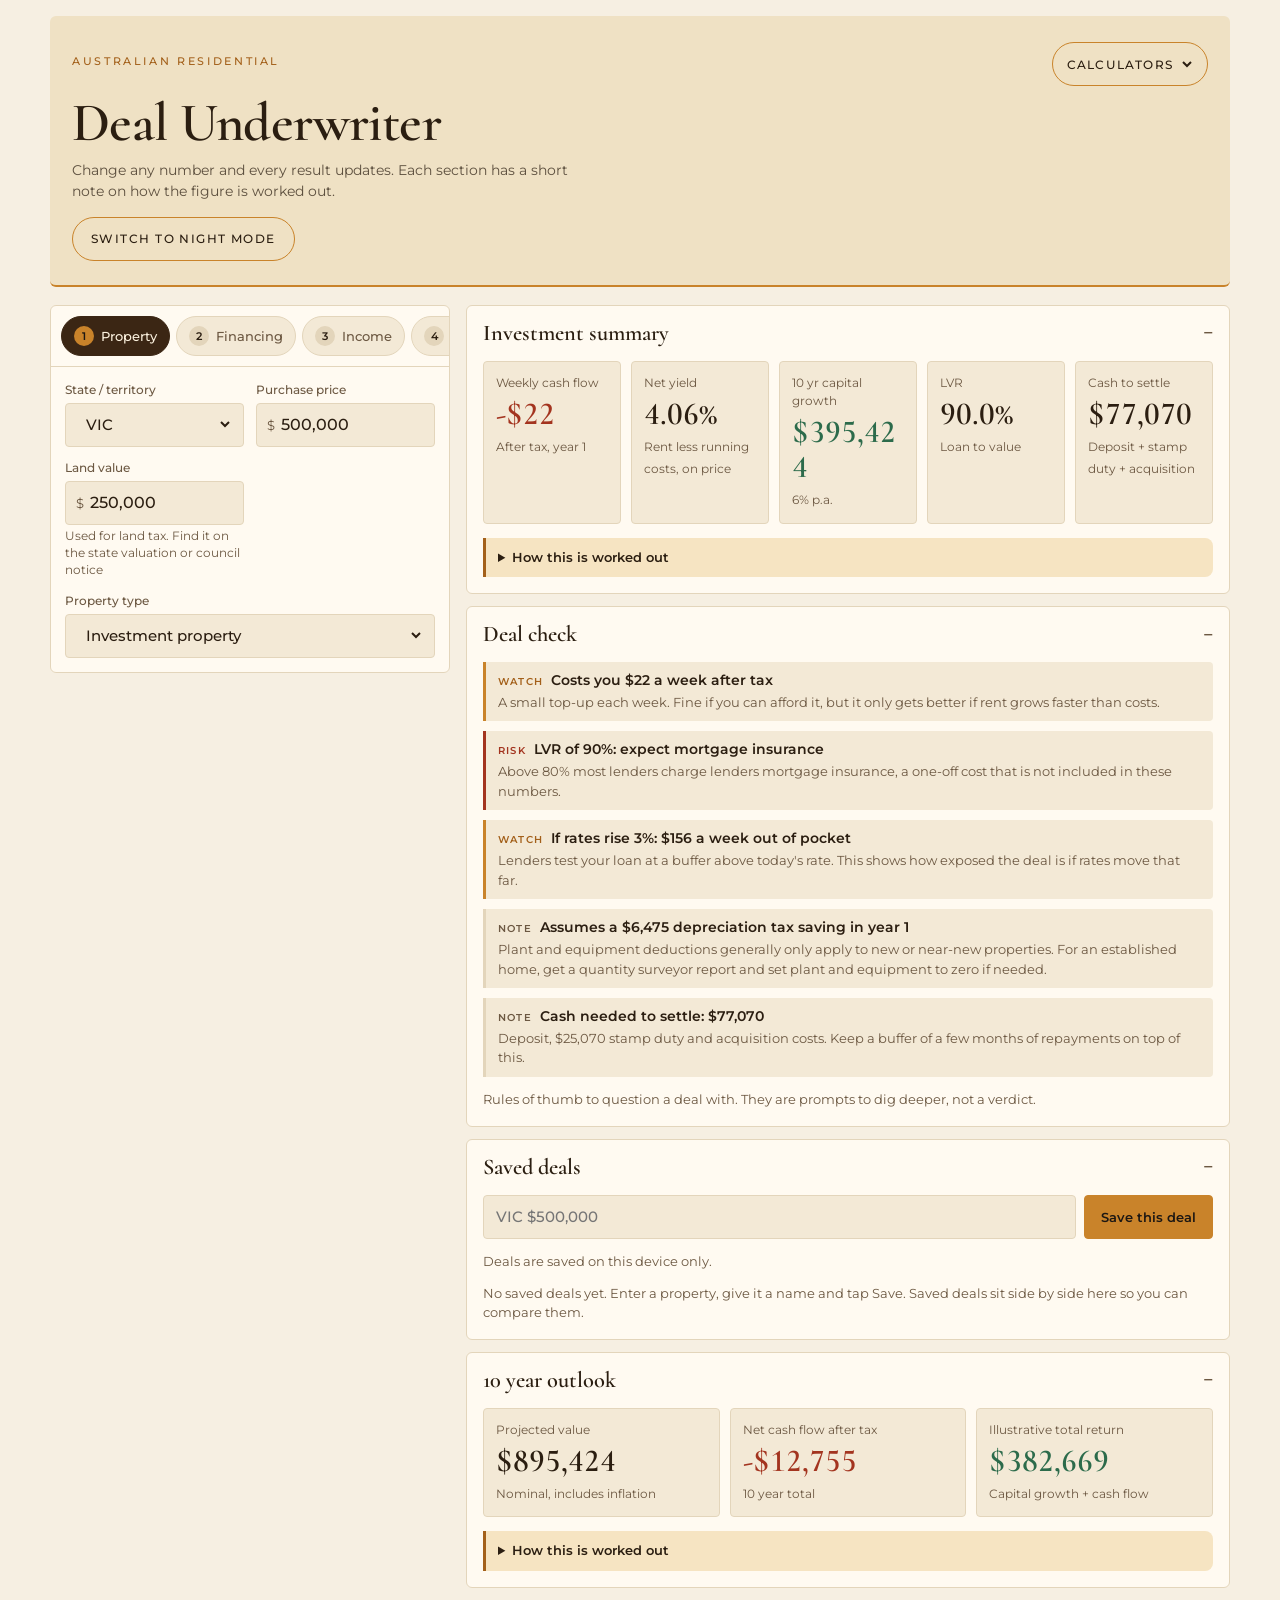
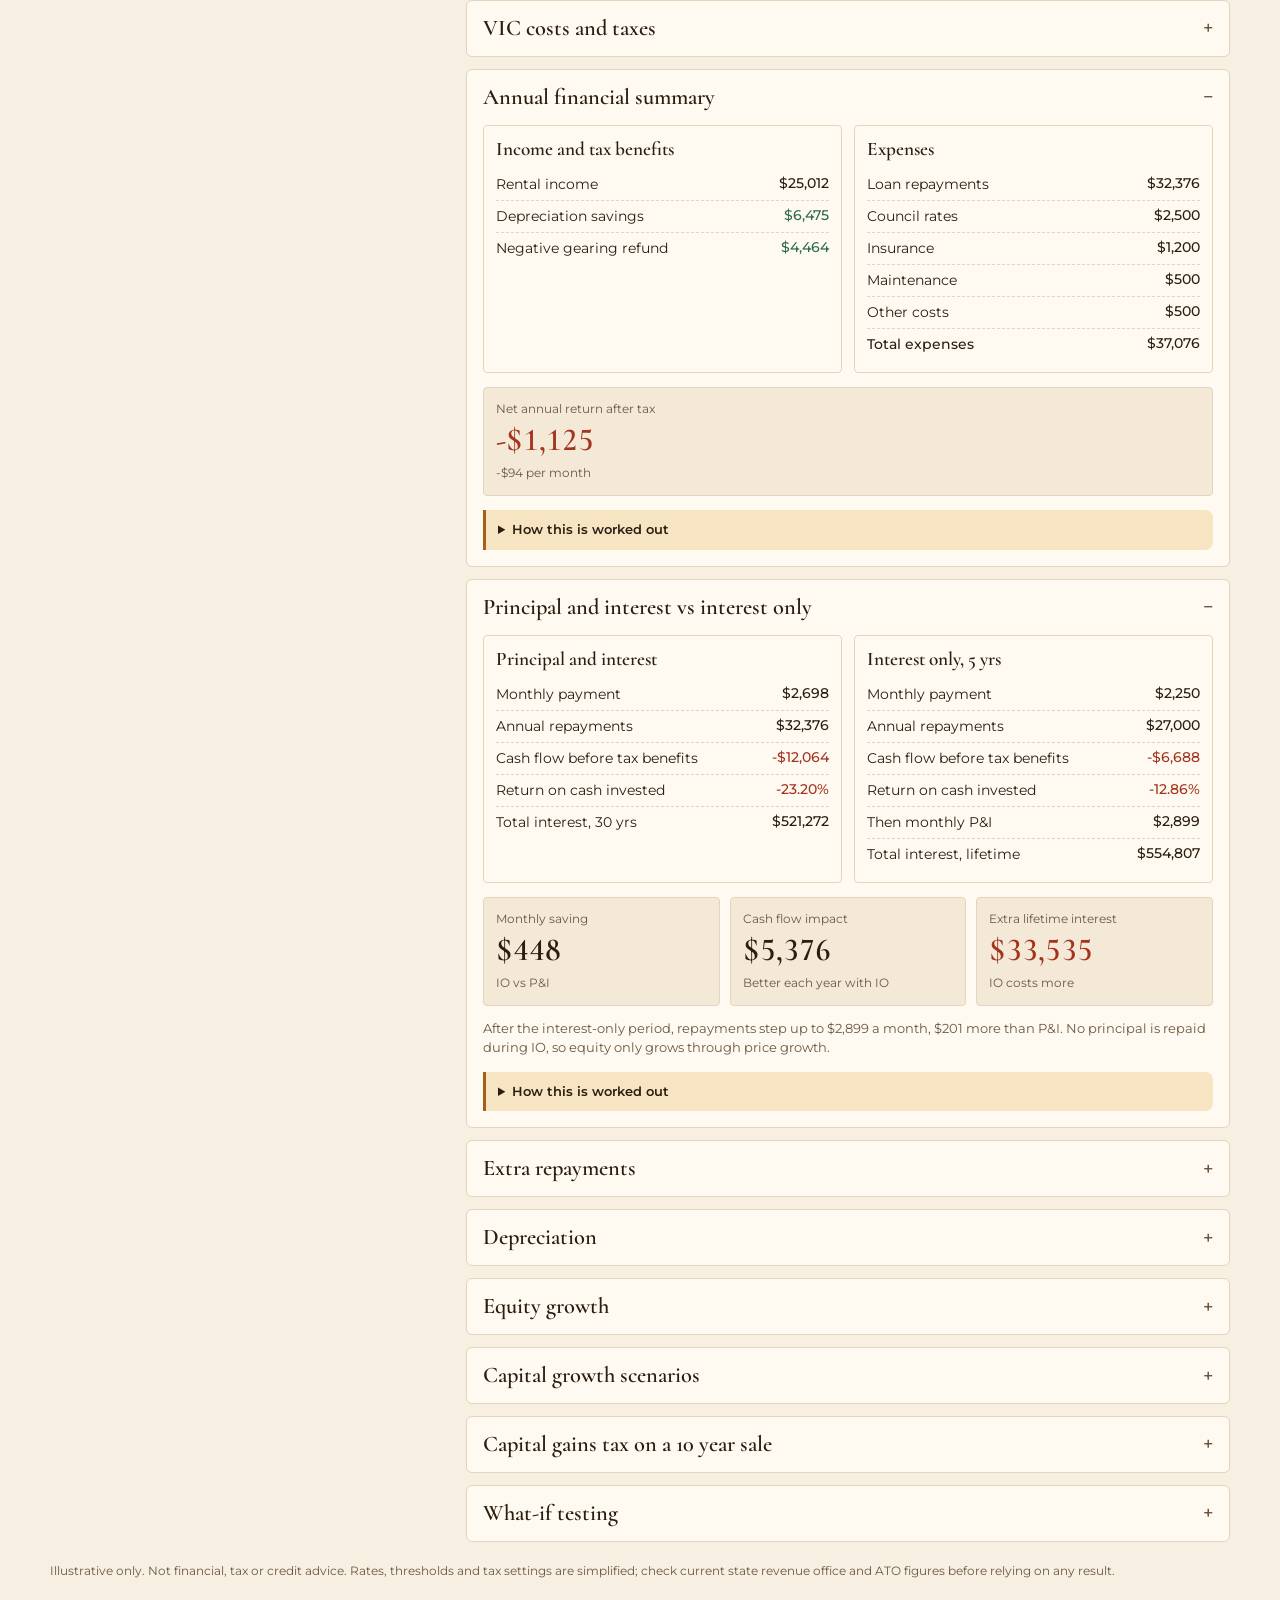
<file: index.html>
<!doctype html>
<html lang="en-AU">
<head>
<meta charset="utf-8">
<meta name="viewport" content="width=device-width, initial-scale=1, viewport-fit=cover">
<meta name="theme-color" content="#1c1713">
<meta name="description" content="Property investment calculator: stamp duty, cash flow, depreciation, capital gains tax and what-if testing, with a plain-English note on how each figure is worked out.">
<title>Deal Underwriter</title>

<link rel="stylesheet" href="https://fonts.googleapis.com/css2?family=Cormorant:wght@500;600;700&family=Montserrat:wght@400;500;600&display=swap">
<link rel="stylesheet" href="styles.css">
</head>
<body>
<div class="wrap">
  <header>
    <div class="topbar"><div class="eyebrow">Australian residential</div><nav id="nav" aria-label="Calculators"></nav></div>
    <h1>Deal Underwriter</h1>
    <p>Change any number and every result updates. Each section has a short note on how the figure is worked out.</p>
    <button id="theme" class="themebtn" type="button"></button>
  </header>
  <div class="layout">
    <aside class="card rail" aria-label="Deal inputs">
      <div class="tabs" role="tablist" id="tabs"></div>
      <div id="panels"></div>
    </aside>
    <main class="results" id="results"></main>
  </div>
  <footer>Illustrative only. Not financial, tax or credit advice. Rates, thresholds and tax settings are simplified; check current state revenue office and ATO figures before relying on any result.</footer>
</div>
<div class="pinbar" id="pinbar"></div>
<script src="common.js"></script>
<script src="calc.js"></script>
<script src="app.js"></script>

</body>
</html>
</file>
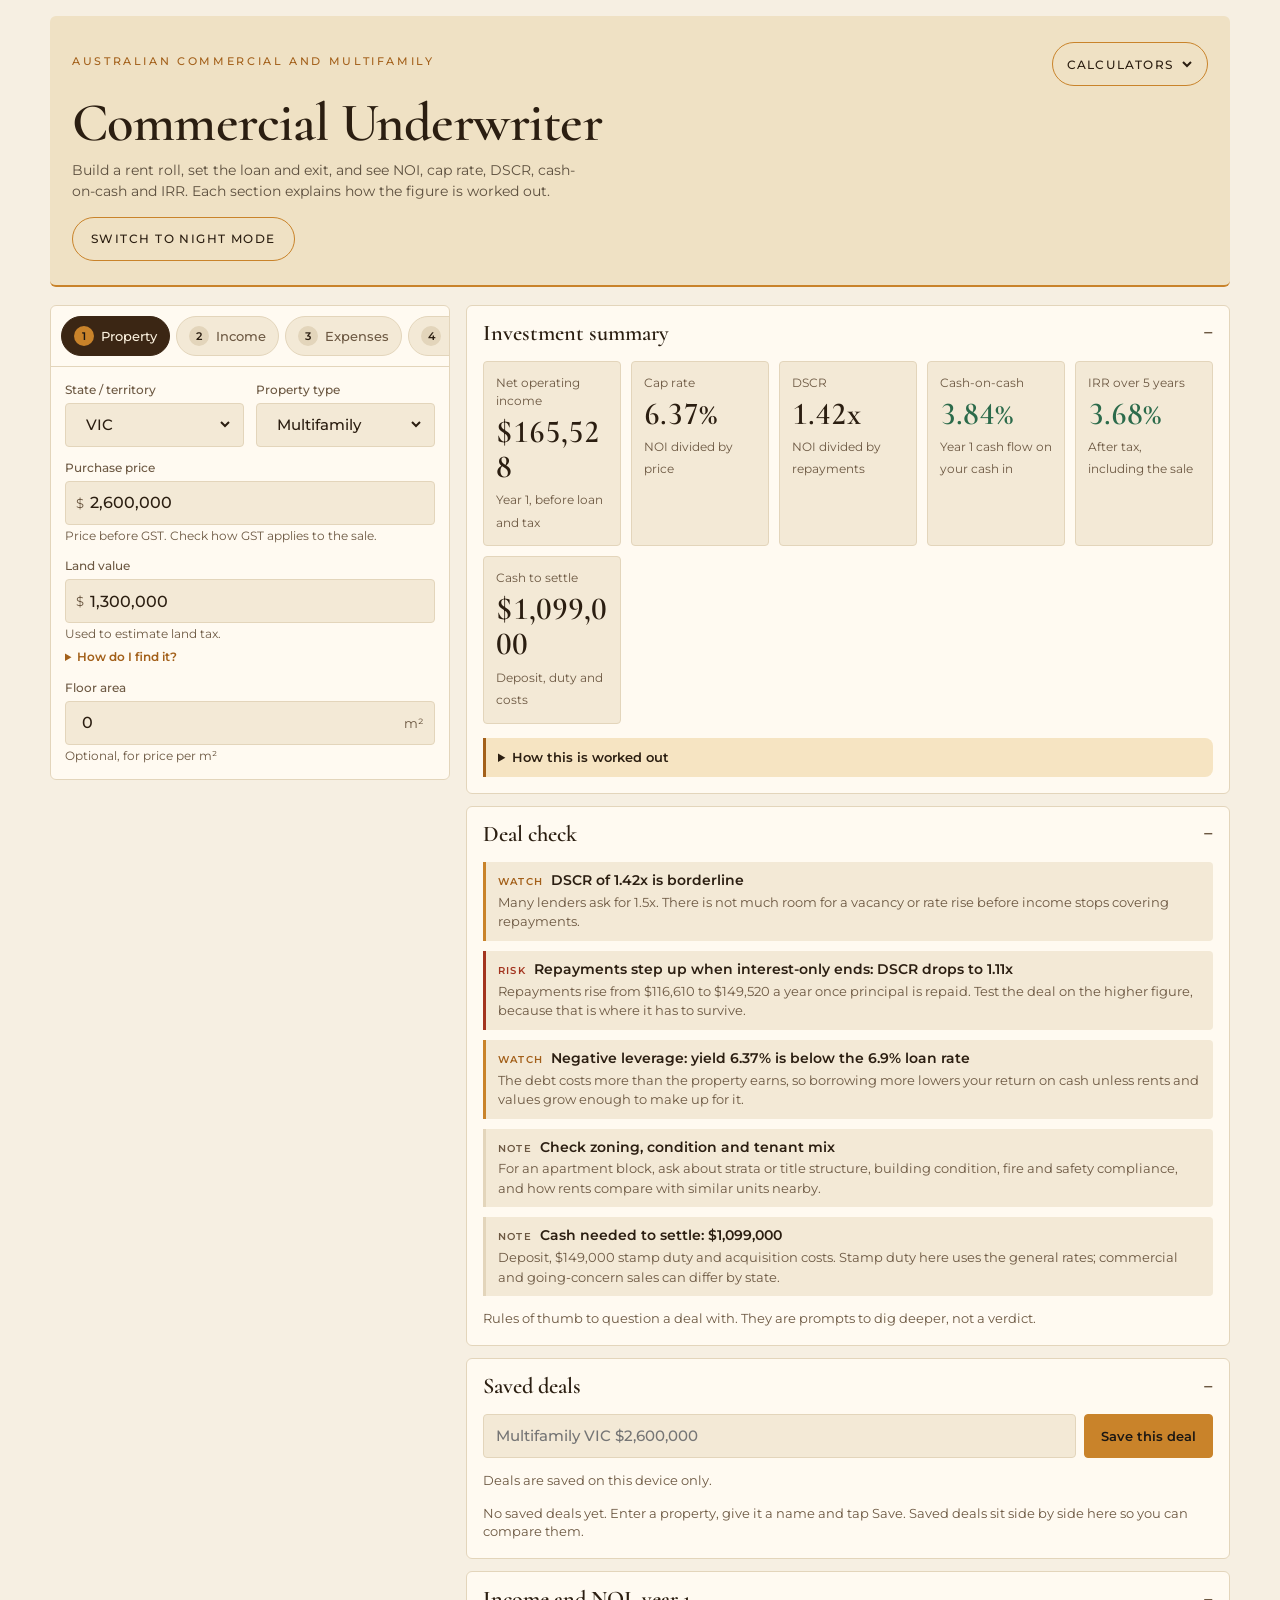
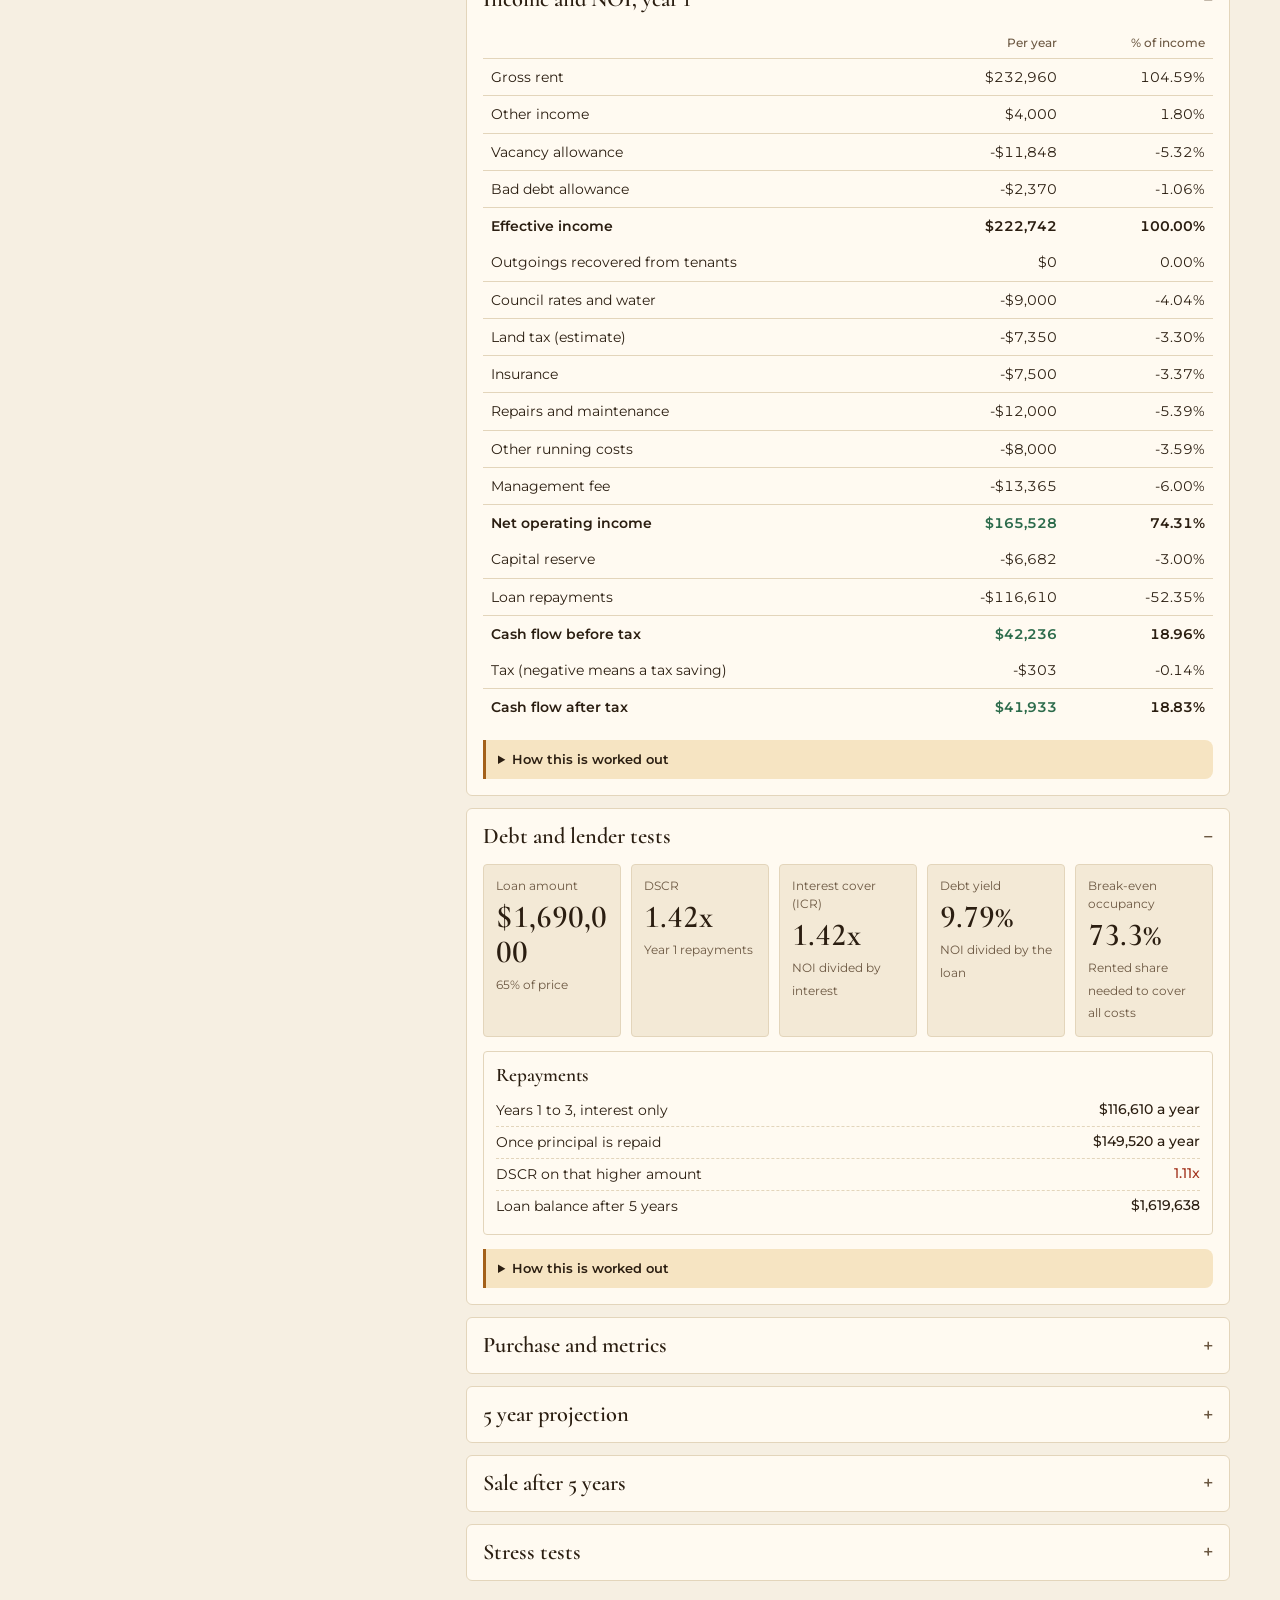
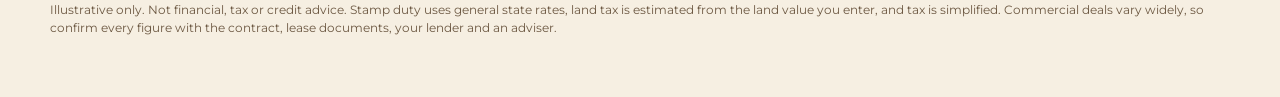
<file: commercial-au.html>
<!doctype html>
<html lang="en-AU">
<head>
<meta charset="utf-8">
<meta name="viewport" content="width=device-width, initial-scale=1, viewport-fit=cover">
<meta name="theme-color" content="#1c1713">
<meta name="description" content="Australian commercial and multifamily property underwriting: NOI, cap rate, DSCR, debt yield, cash-on-cash, IRR and stress tests, with a plain-English note on how each figure is worked out.">
<title>Commercial Underwriter</title>
<link rel="stylesheet" href="https://fonts.googleapis.com/css2?family=Cormorant:wght@500;600;700&family=Montserrat:wght@400;500;600&display=swap">
<link rel="stylesheet" href="styles.css">
</head>
<body>
<div class="wrap">
  <header>
    <div class="topbar"><div class="eyebrow">Australian commercial and multifamily</div><nav id="nav" aria-label="Calculators"></nav></div>
    <h1>Commercial Underwriter</h1>
    <p>Build a rent roll, set the loan and exit, and see NOI, cap rate, DSCR, cash-on-cash and IRR. Each section explains how the figure is worked out.</p>
    <button id="theme" class="themebtn" type="button"></button>
  </header>
  <div class="layout">
    <aside class="card rail" aria-label="Deal inputs">
      <div class="tabs" role="tablist" id="tabs"></div>
      <div id="panels"></div>
    </aside>
    <main class="results" id="results"></main>
  </div>
  <footer>Illustrative only. Not financial, tax or credit advice. Stamp duty uses general state rates, land tax is estimated from the land value you enter, and tax is simplified. Commercial deals vary widely, so confirm every figure with the contract, lease documents, your lender and an adviser.</footer>
</div>
<div class="pinbar" id="pinbar"></div>
<script src="common.js"></script>
<script src="calc.js"></script>
<script src="calc-commercial.js"></script>
<script src="commercial.js"></script>
</body>
</html>
</file>
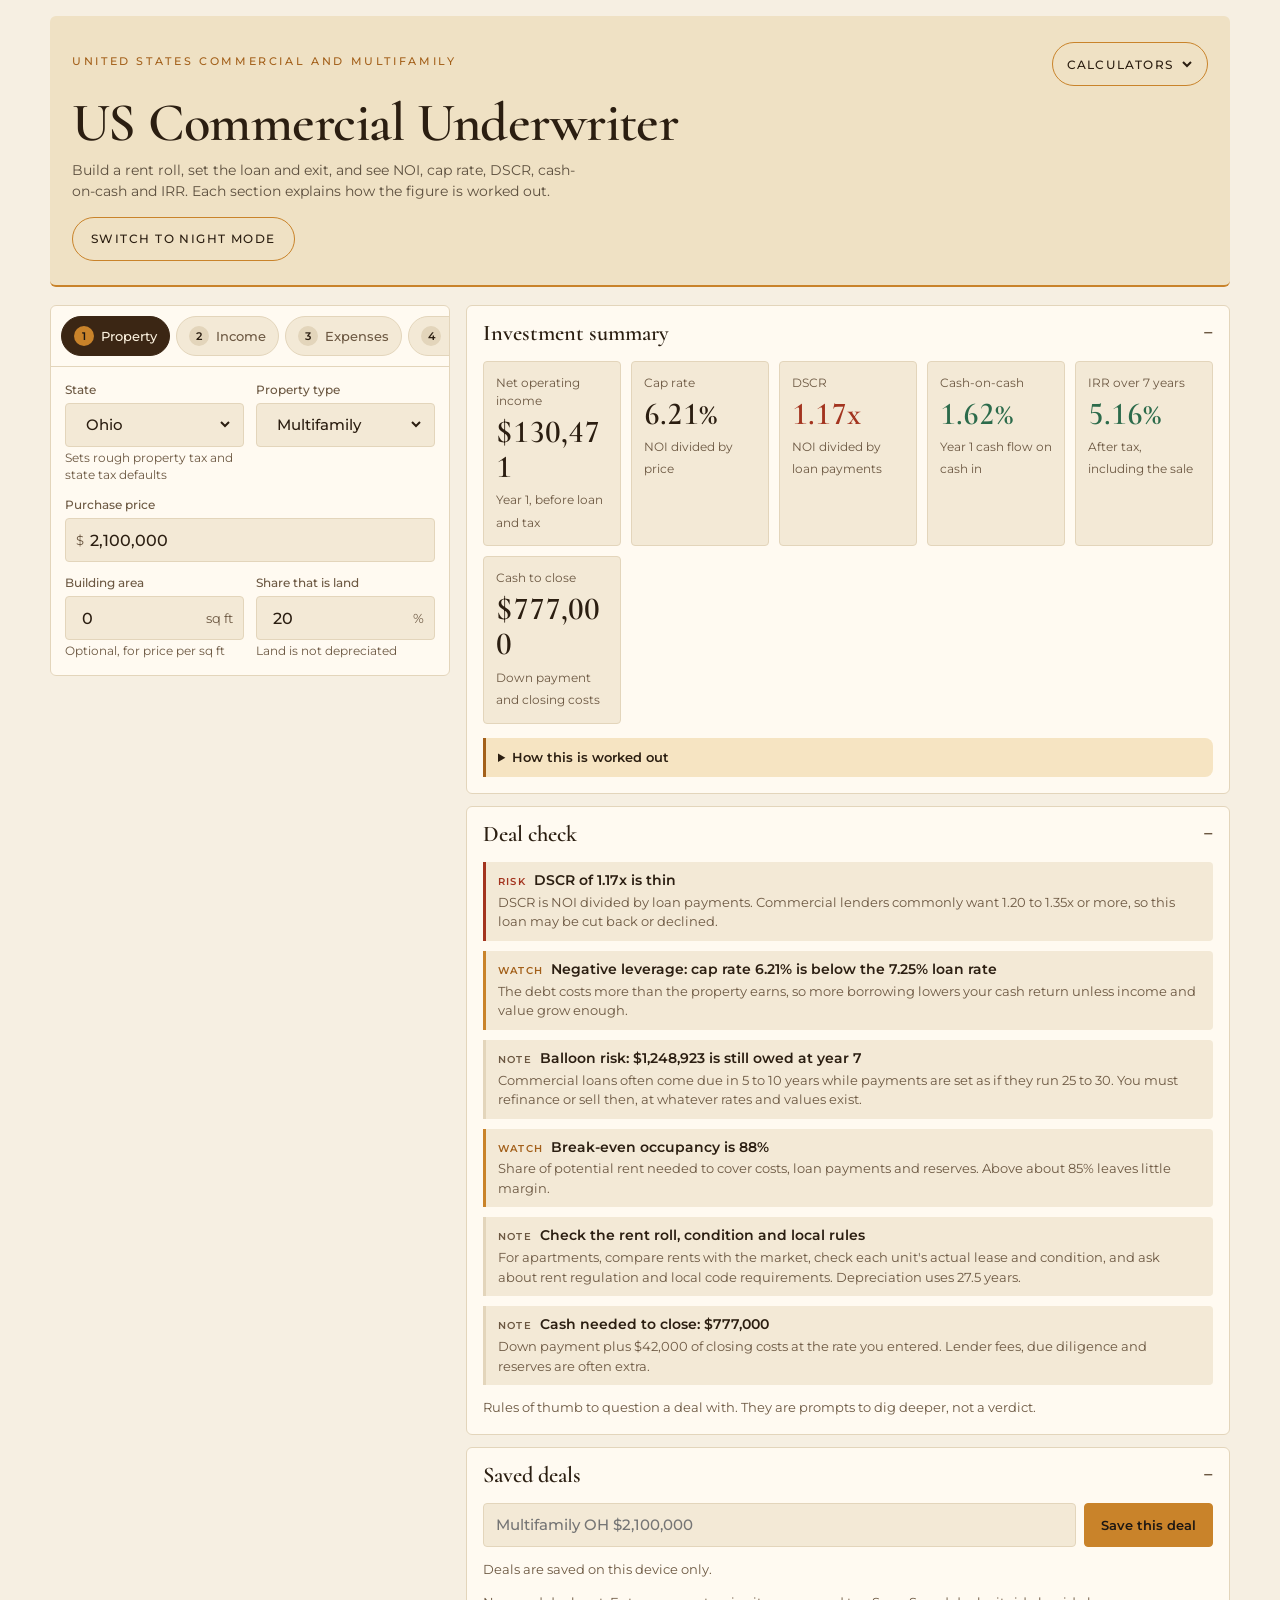
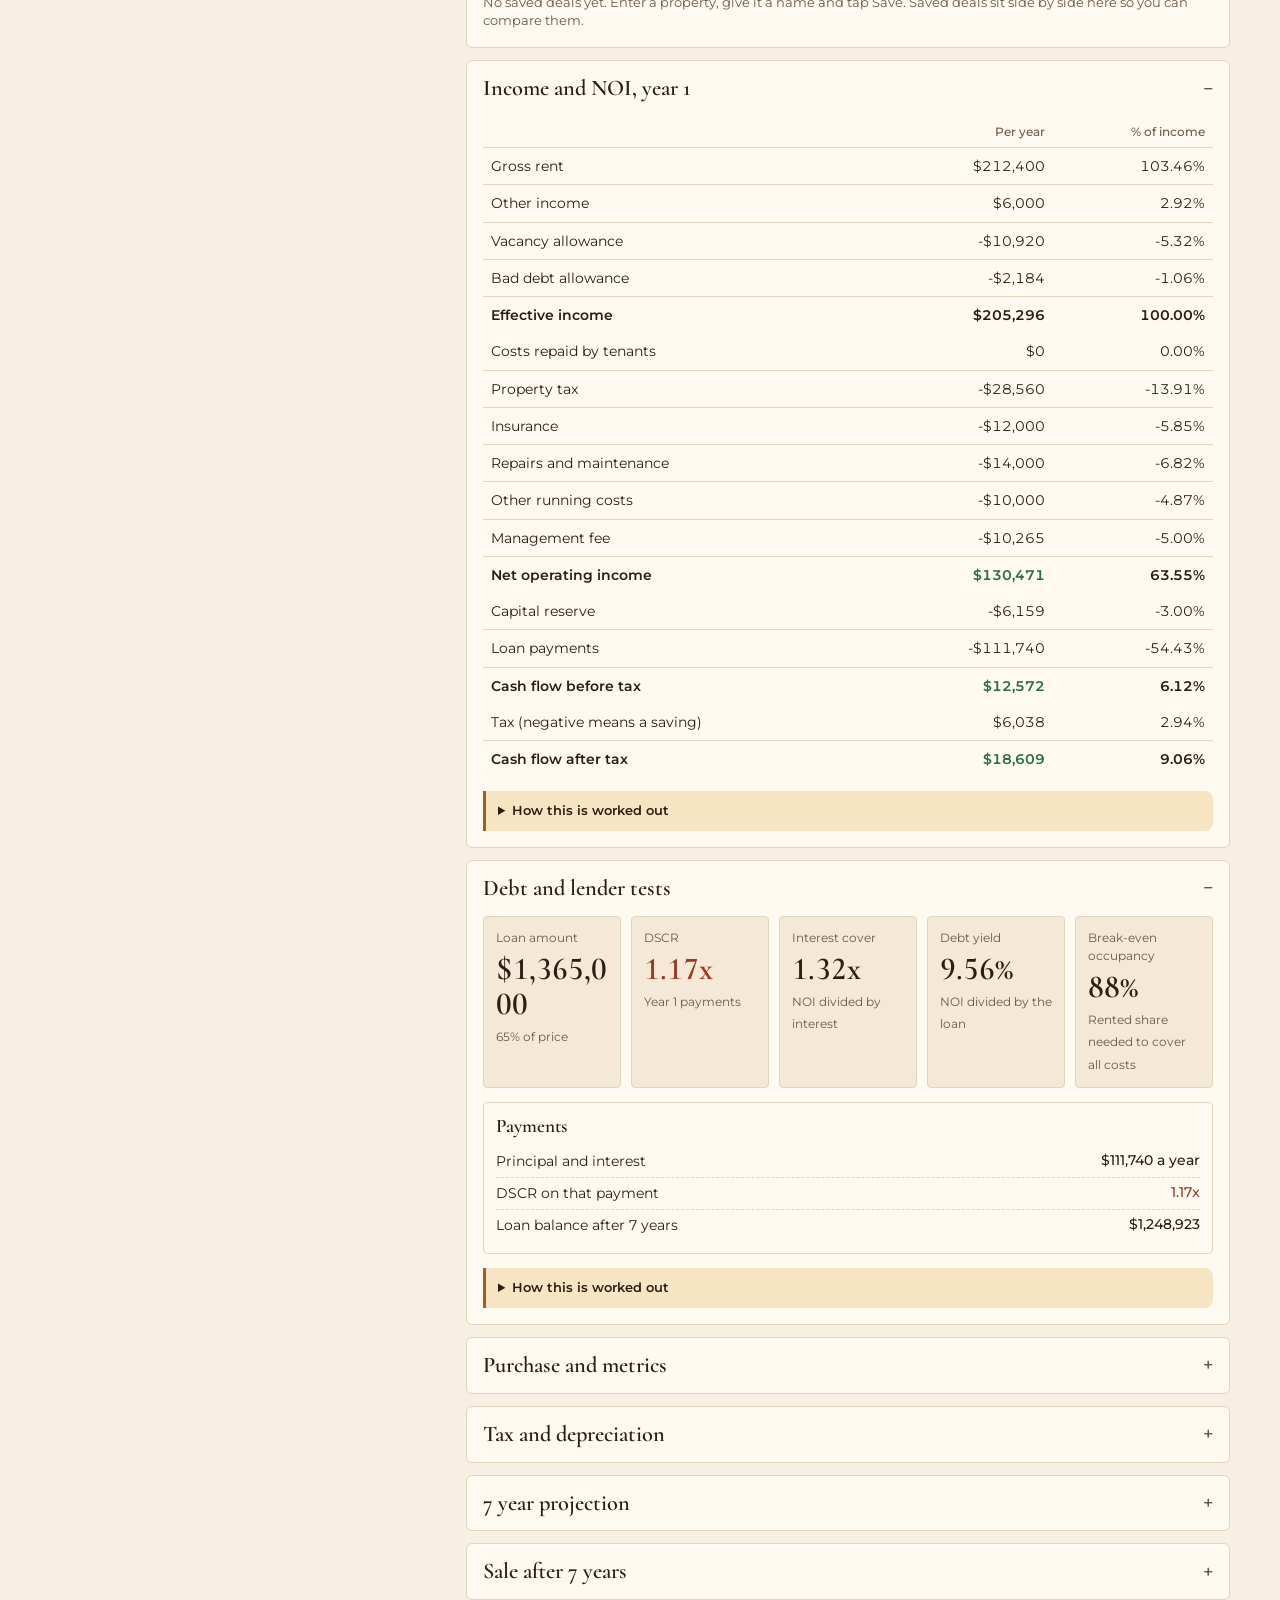
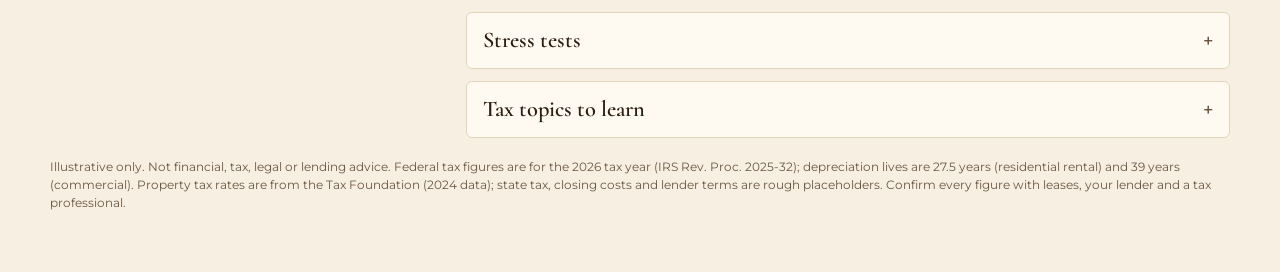
<file: us-commercial.html>
<!doctype html>
<html lang="en-US">
<head>
<meta charset="utf-8">
<meta name="viewport" content="width=device-width, initial-scale=1, viewport-fit=cover">
<meta name="theme-color" content="#1c1713">
<meta name="description" content="US commercial and multifamily underwriting: NOI, cap rate, DSCR, debt yield, cash-on-cash, depreciation, sale taxes, IRR and stress tests, with a plain-English note on how each figure is worked out.">
<title>US Commercial Underwriter</title>
<link rel="stylesheet" href="https://fonts.googleapis.com/css2?family=Cormorant:wght@500;600;700&family=Montserrat:wght@400;500;600&display=swap">
<link rel="stylesheet" href="styles.css">
</head>
<body>
<div class="wrap">
  <header>
    <div class="topbar"><div class="eyebrow">United States commercial and multifamily</div><nav id="nav" aria-label="Calculators"></nav></div>
    <h1>US Commercial Underwriter</h1>
    <p>Build a rent roll, set the loan and exit, and see NOI, cap rate, DSCR, cash-on-cash and IRR. Each section explains how the figure is worked out.</p>
    <button id="theme" class="themebtn" type="button"></button>
  </header>
  <div class="layout">
    <aside class="card rail" aria-label="Deal inputs">
      <div class="tabs" role="tablist" id="tabs"></div>
      <div id="panels"></div>
    </aside>
    <main class="results" id="results"></main>
  </div>
  <footer>Illustrative only. Not financial, tax, legal or lending advice. Federal tax figures are for the 2026 tax year (IRS Rev. Proc. 2025-32); depreciation lives are 27.5 years (residential rental) and 39 years (commercial). Property tax rates are from the Tax Foundation (2024 data); state tax, closing costs and lender terms are rough placeholders. Confirm every figure with leases, your lender and a tax professional.</footer>
</div>
<div class="pinbar" id="pinbar"></div>
<script>window.CURRENCY = ["en-US", "USD"];</script>
<script src="common.js"></script>
<script src="calc-us.js"></script>
<script src="us-topics.js"></script>
<script src="calc-us-commercial.js"></script>
<script src="us-commercial.js"></script>
</body>
</html>
</file>
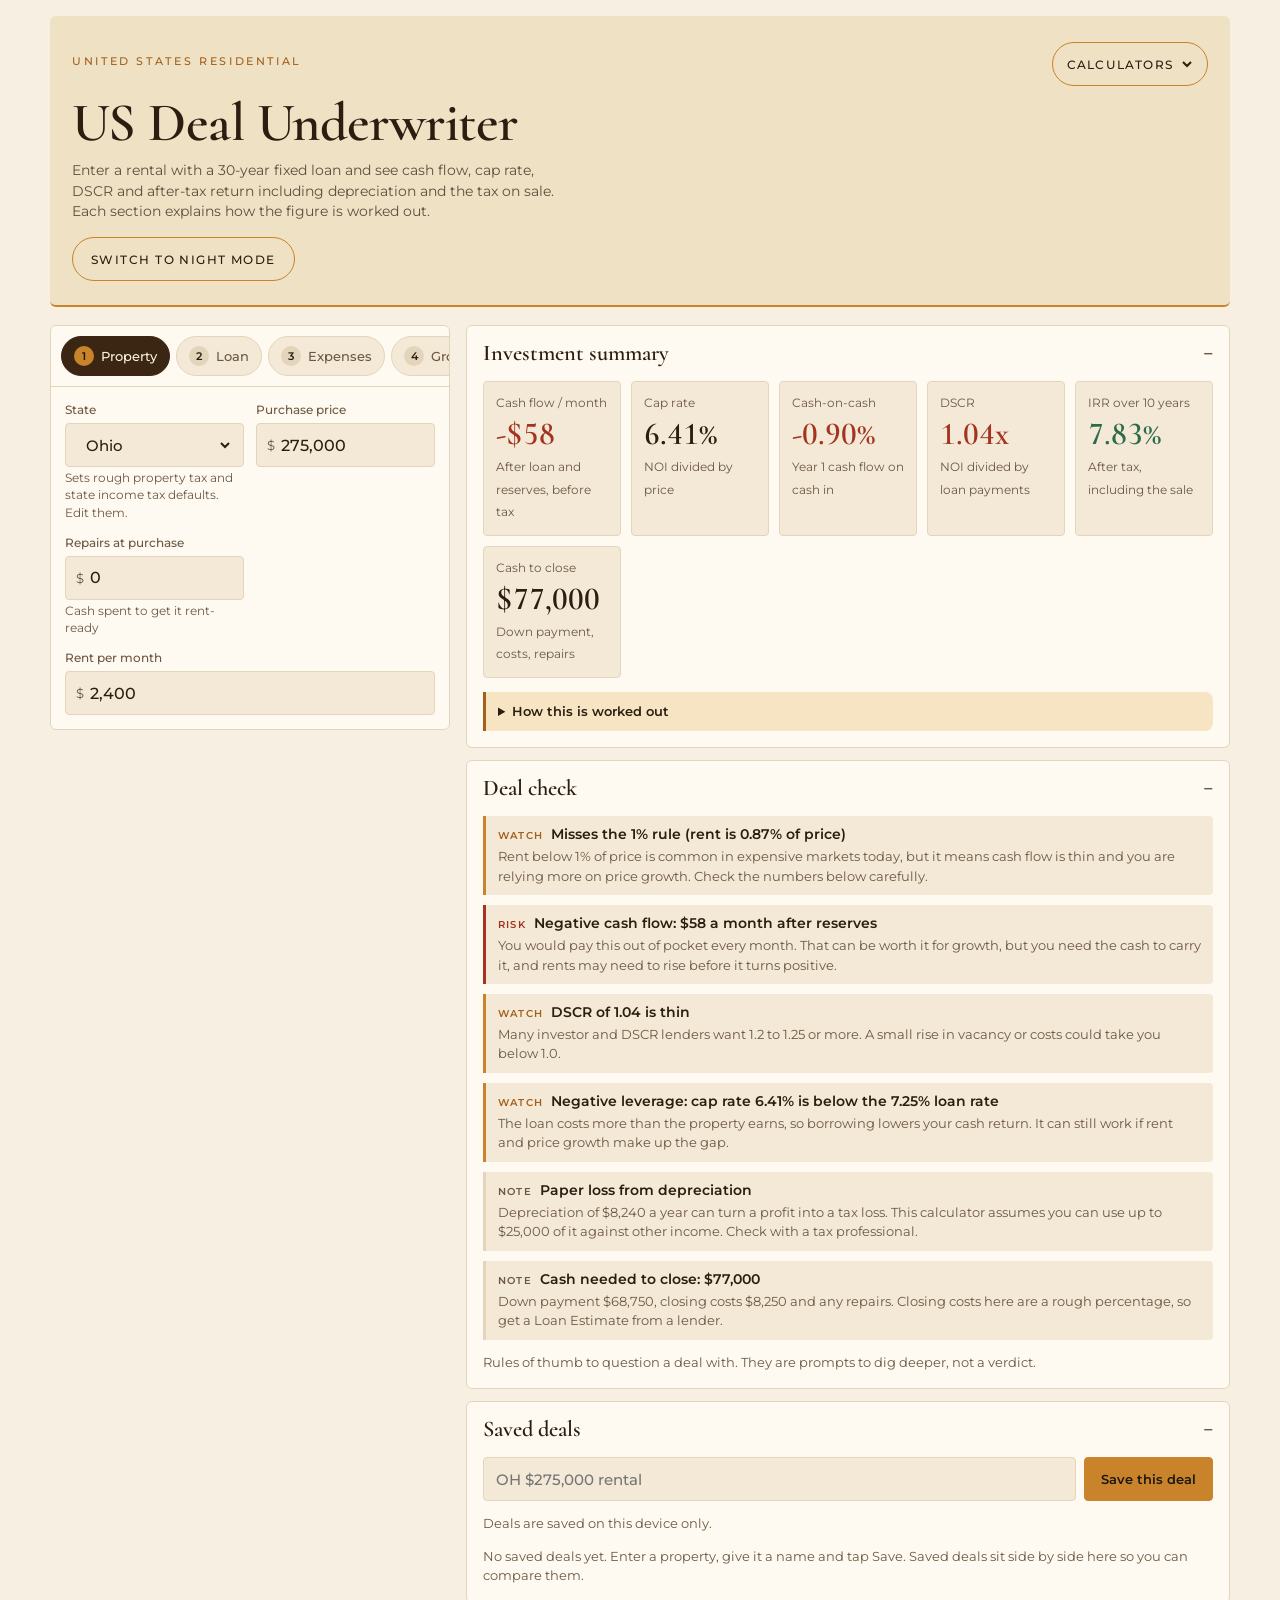
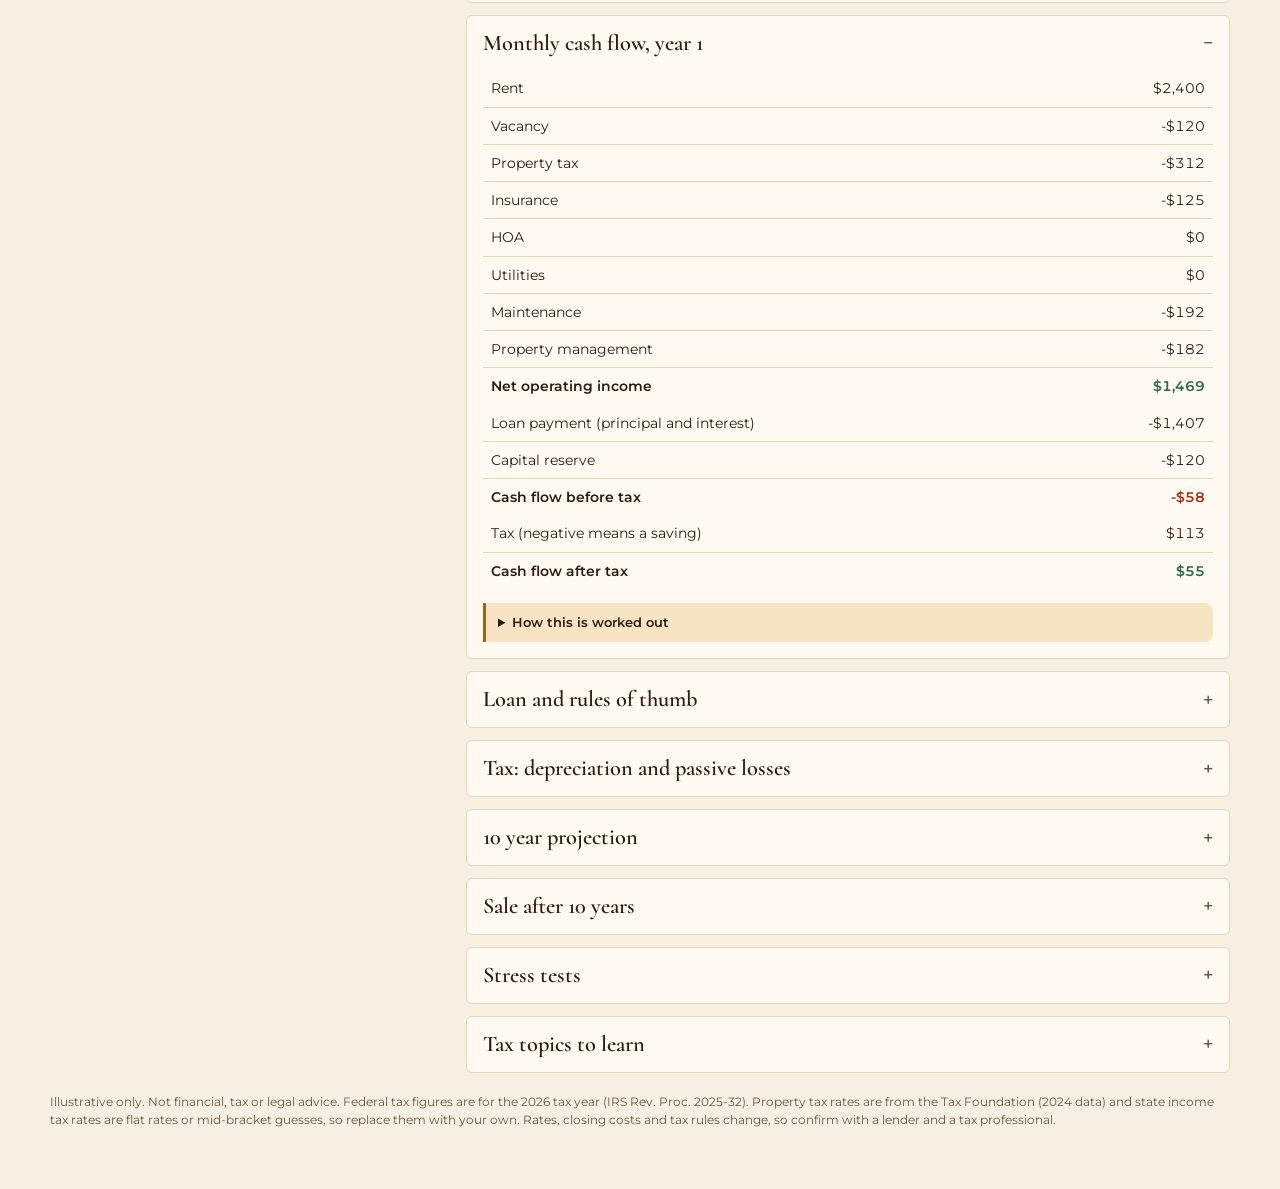
<file: us-residential.html>
<!doctype html>
<html lang="en-US">
<head>
<meta charset="utf-8">
<meta name="viewport" content="width=device-width, initial-scale=1, viewport-fit=cover">
<meta name="theme-color" content="#1c1713">
<meta name="description" content="US rental property underwriting: cash flow, cap rate, DSCR, cash-on-cash, depreciation, passive loss limits, sale taxes and IRR, with a plain-English note on how each figure is worked out.">
<title>US Deal Underwriter</title>
<link rel="stylesheet" href="https://fonts.googleapis.com/css2?family=Cormorant:wght@500;600;700&family=Montserrat:wght@400;500;600&display=swap">
<link rel="stylesheet" href="styles.css">
</head>
<body>
<div class="wrap">
  <header>
    <div class="topbar"><div class="eyebrow">United States residential</div><nav id="nav" aria-label="Calculators"></nav></div>
    <h1>US Deal Underwriter</h1>
    <p>Enter a rental with a 30-year fixed loan and see cash flow, cap rate, DSCR and after-tax return including depreciation and the tax on sale. Each section explains how the figure is worked out.</p>
    <button id="theme" class="themebtn" type="button"></button>
  </header>
  <div class="layout">
    <aside class="card rail" aria-label="Deal inputs">
      <div class="tabs" role="tablist" id="tabs"></div>
      <div id="panels"></div>
    </aside>
    <main class="results" id="results"></main>
  </div>
  <footer>Illustrative only. Not financial, tax or legal advice. Federal tax figures are for the 2026 tax year (IRS Rev. Proc. 2025-32). Property tax rates are from the Tax Foundation (2024 data) and state income tax rates are flat rates or mid-bracket guesses, so replace them with your own. Rates, closing costs and tax rules change, so confirm with a lender and a tax professional.</footer>
</div>
<div class="pinbar" id="pinbar"></div>
<script>window.CURRENCY = ["en-US", "USD"];</script>
<script src="common.js"></script>
<script src="calc-us.js"></script>
<script src="us-topics.js"></script>
<script src="us-residential.js"></script>
</body>
</html>
</file>
<file: styles.css>
/* Layout: sticky input rail left, results right on desktop; stacked with a pinned result bar on phones. */
:root{
  --bg:#f6efe2; --surface:#fffaf1; --ink:#2b1e11; --muted:#6c5842; --line:#e3d5bb;
  --head:#3b2614; --head-ink:#fbf1de; --band:#efe1c4; --band-ink:#2b1e11;
  --accent:#a3601a; --accent-soft:#f6e4c2; --gold:#c9832a;
  --pos:#2c6b4b; --neg:#a3341f; --field:#f3e9d6; --chart-a:#3b2614; --chart-b:#c9832a; --chart-c:#2c6b4b;
  --sans:"Montserrat",system-ui,-apple-system,"Segoe UI",sans-serif; --serif:"Cormorant","Cormorant Garamond",Georgia,"Times New Roman",serif; --mono:var(--sans);
}
@media (prefers-color-scheme:dark){:root:not([data-theme="light"]){
  --bg:#110e0b; --surface:#1a1612; --ink:#f0e9dc; --muted:#a89e8d; --line:#302a22;
  --head:#0b0907; --head-ink:#f0e9dc; --band:#0b0907; --band-ink:#f0e9dc; --accent:#d4ae65; --accent-soft:#2b2417; --gold:#d4ae65;
  --pos:#72c298; --neg:#e98c7d; --field:#14110e; --chart-a:#efe7d8; --chart-b:#d4ae65; --chart-c:#72c298; color-scheme:dark}}
:root[data-theme="dark"]{
  --bg:#110e0b; --surface:#1a1612; --ink:#f0e9dc; --muted:#a89e8d; --line:#302a22;
  --head:#0b0907; --head-ink:#f0e9dc; --band:#0b0907; --band-ink:#f0e9dc; --accent:#d4ae65; --accent-soft:#2b2417; --gold:#d4ae65;
  --pos:#72c298; --neg:#e98c7d; --field:#14110e; --chart-a:#efe7d8; --chart-b:#d4ae65; --chart-c:#72c298; color-scheme:dark}
*{box-sizing:border-box}
body{background:var(--bg);color:var(--ink);font:15px/1.5 var(--sans);padding-left:max(16px,env(safe-area-inset-left,0px));padding-right:max(16px,env(safe-area-inset-right,0px));padding-block:0 84px}
td,th.r,.row b,.pinbar b,.f input{font-variant-numeric:lining-nums tabular-nums}
.k b{font-family:var(--serif);font-variant-numeric:lining-nums tabular-nums}
.wrap{max-width:1180px;margin:0 auto}
header{margin:16px 0 18px;padding:26px 22px 24px;background:var(--band);color:var(--band-ink);border-radius:6px;border-bottom:2px solid var(--gold)}
header .eyebrow{font:500 11px var(--sans);letter-spacing:.24em;text-transform:uppercase;color:var(--accent)}
header h1{margin:10px 0 10px;font:600 clamp(2.2rem,9vw,3.4rem)/1 var(--serif);letter-spacing:-.01em;text-wrap:balance}
header p{margin:0;opacity:.74;max-width:56ch;font-size:13.5px}
.layout{display:grid;gap:16px;align-items:start;grid-template-columns:minmax(0,1fr)}
.rail,.results{min-width:0}
@media(min-width:960px){.layout{grid-template-columns:minmax(340px,400px) minmax(0,1fr)}.rail{position:sticky;top:12px;max-height:calc(100vh - 24px);overflow:auto}.pinbar{display:none!important}body{padding-bottom:32px}}
.card{background:var(--surface);border:1px solid var(--line);border-radius:6px}.rail{padding:0}
.tabs{display:flex;gap:6px;overflow-x:auto;padding:10px;border-bottom:1px solid var(--line);scrollbar-width:none}
.tabs::-webkit-scrollbar{display:none}
.tab{flex:0 0 auto;display:flex;align-items:center;gap:7px;border:1px solid var(--line);background:var(--field);color:var(--muted);border-radius:999px;padding:7px 12px;font:500 13px var(--sans);cursor:pointer;min-height:40px}
.tab i{font:600 11px var(--mono);font-style:normal;width:20px;height:20px;border-radius:50%;display:grid;place-items:center;background:var(--line);color:var(--ink)}
.tab[aria-selected=true]{background:var(--head);color:var(--head-ink);border-color:var(--head)}
.tab[aria-selected=true] i{background:var(--accent);color:#fff}
.panel{padding:14px;display:grid;gap:12px;grid-template-columns:repeat(2,minmax(0,1fr))}
.panel .full{grid-column:1/-1}
.panel[hidden]{display:none}
.f label{display:block;font-size:12px;font-weight:500;color:var(--muted);margin-bottom:4px}
.f .box{display:flex;align-items:center;border:1px solid var(--line);background:var(--field);border-radius:8px;padding:0 10px;min-height:44px}
.f .box:focus-within{border-color:var(--accent);outline:2px solid var(--accent-soft)}
.f .box span{color:var(--muted);font:13px var(--mono)}
.f input,.f select{flex:1;min-width:0;width:100%;border:0;background:transparent;color:var(--ink);font:500 16px var(--mono);padding:10px 6px;outline:0}
.f select{font-family:var(--sans);font-size:15px}
.f small{display:block;margin-top:3px;color:var(--muted);font-size:11.5px}
.results{display:grid;gap:12px;min-width:0}
details.sec{padding:0;overflow:hidden}
details.sec>summary{list-style:none;cursor:pointer;padding:14px 16px;font:600 1.4rem/1.2 var(--serif);display:flex;justify-content:space-between;align-items:center;min-height:48px}
details.sec>summary::-webkit-details-marker{display:none}
details.sec>summary::after{content:"+";font:500 18px var(--mono);color:var(--muted)}
details.sec[open]>summary::after{content:"\2212"}
.body{padding:0 16px 16px;display:grid;gap:14px;min-width:0}
.kpis{display:grid;grid-template-columns:repeat(auto-fit,minmax(128px,1fr));gap:10px}
.k{border:1px solid var(--line);border-radius:8px;padding:12px;background:var(--field);min-width:0}
.k span{display:block;font-size:12px;color:var(--muted)}
.k b{display:block;font-size:clamp(1.6rem,6.5vw,2rem);line-height:1.1;font-weight:600;margin:4px 0;overflow-wrap:anywhere}
.k em{font-style:normal;font-size:11.5px;color:var(--muted)}
.pos{color:var(--pos)}.neg{color:var(--neg)}
.tbl{overflow-x:auto}
.tbl.snug td,.tbl.snug th{padding:8px 5px;font-size:12.5px}
table{width:100%;border-collapse:collapse;font-size:13.5px}
th{font:500 12px var(--sans);color:var(--muted);text-align:left;padding:8px 8px;border-bottom:1px solid var(--line);white-space:nowrap}
td{padding:8px;border-bottom:1px solid var(--line);white-space:nowrap}
td.r,th.r{text-align:right}
tr.tot td{font-weight:600;border-bottom:0}
.two{display:grid;grid-template-columns:repeat(auto-fit,minmax(240px,1fr));gap:12px}
.col{border:1px solid var(--line);border-radius:8px;padding:12px;min-width:0}
.col h4{margin:0 0 8px;font:600 1.2rem/1.2 var(--serif)}
.row{display:flex;justify-content:space-between;gap:12px;padding:5px 0;font-size:14px;border-bottom:1px dashed var(--line)}
.row:last-child{border:0}.row b{font:500 14px var(--mono);text-align:right}
.note{font-size:12.5px;color:var(--muted);margin:0}
.learn{border-left:3px solid var(--accent);background:var(--accent-soft);padding:10px 12px;border-radius:0 8px 8px 0;font-size:13px}
.learn summary{cursor:pointer;font-weight:600;font-size:13px}
.learn code{font:12.5px var(--mono);overflow-wrap:anywhere}
.learn p{margin:6px 0 0}
.chk{display:flex;gap:10px;align-items:flex-start;padding:10px 0;border-bottom:1px solid var(--line);min-height:44px}
.chk input{width:20px;height:20px;margin-top:2px;accent-color:var(--accent)}
.chk label{flex:1;font-size:14px}.chk label small{display:block;color:var(--muted);font-size:12px}
.seg{display:flex;flex-wrap:wrap;gap:6px}
.seg button{border:1px solid var(--line);background:var(--field);color:var(--ink);border-radius:8px;padding:8px 12px;font:500 13px var(--sans);min-height:40px;cursor:pointer}
.seg button[aria-pressed=true]{background:var(--head);color:var(--head-ink);border-color:var(--head)}
svg text{fill:var(--muted);font:11px var(--mono)}
.legend{display:flex;gap:14px;flex-wrap:wrap;font-size:12.5px;color:var(--muted)}
.legend i{display:inline-block;width:10px;height:10px;border-radius:2px;margin-right:5px;vertical-align:-1px}
.pinbar{position:fixed;left:0;right:0;bottom:0;background:var(--band);color:var(--band-ink);border-top:2px solid var(--gold);display:grid;grid-template-columns:repeat(3,1fr);gap:6px;padding:10px max(16px,env(safe-area-inset-right,0px)) calc(10px + env(safe-area-inset-bottom,0px)) max(16px,env(safe-area-inset-left,0px));z-index:5}
.pinbar div{min-width:0}.pinbar span{display:block;font-size:11px;opacity:.7}.pinbar b{font:600 16px var(--mono)}
.themebtn{margin-top:16px;min-height:44px;padding:0 18px;border:1px solid var(--gold);border-radius:999px;background:transparent;color:var(--band-ink);font:500 12px var(--sans);letter-spacing:.12em;text-transform:uppercase;cursor:pointer}
.themebtn:hover{background:var(--accent-soft)}
textarea{width:100%;border:1px solid var(--line);border-radius:4px;background:var(--field);color:var(--ink);font:14px/1.45 var(--sans);padding:10px;resize:vertical}
.btns{display:flex;gap:8px;flex-wrap:wrap}
.btn{min-height:44px;padding:0 16px;border-radius:4px;border:1px solid var(--line);background:var(--surface);color:var(--ink);font:500 13px var(--sans);cursor:pointer}
.btn.pri{background:var(--gold);color:#1c1713;border-color:var(--gold);font-weight:600}
.btn:hover{border-color:var(--gold)}
.flags{display:grid;gap:10px}
.flag{border-left:3px solid var(--line);padding:9px 12px;background:var(--field);border-radius:0 4px 4px 0}
.flag b{display:block;font-weight:600;font-size:14px;line-height:1.35}
.flag p{margin:3px 0 0;font-size:13px;color:var(--muted)}
.tag{font:600 10px var(--sans);letter-spacing:.12em;text-transform:uppercase;margin-right:8px;color:var(--muted)}
.f-bad{border-color:var(--neg)}.f-bad .tag{color:var(--neg)}
.f-warn{border-color:var(--gold)}.f-warn .tag{color:var(--accent)}
.f-ok{border-color:var(--pos)}.f-ok .tag{color:var(--pos)}
.savebar{display:flex;gap:8px;flex-wrap:wrap}
.savebar input{flex:1 1 180px;min-width:0;min-height:44px;border:1px solid var(--line);border-radius:4px;background:var(--field);color:var(--ink);font:500 15px var(--sans);padding:0 12px}
.deals{display:flex;gap:12px;overflow-x:auto;scroll-snap-type:x proximity;padding-bottom:8px}
.deal{flex:0 0 min(300px,84%);scroll-snap-align:start;border:1px solid var(--line);border-radius:6px;padding:14px;background:var(--field);display:grid;gap:12px;align-content:start;min-width:0}
.deal h4{margin:0;font:600 1.3rem/1.15 var(--serif);overflow-wrap:anywhere}
.chips{list-style:none;margin:0;padding:0;display:grid;gap:6px}
.chip{font-size:12.5px;line-height:1.35;border-left:3px solid var(--line);padding-left:8px}
.chip.f-bad{border-color:var(--neg)}.chip.f-warn{border-color:var(--gold)}.chip.f-ok{border-color:var(--pos)}
.best{font:600 9px var(--sans);letter-spacing:.1em;text-transform:uppercase;color:var(--accent);margin-left:6px}
.k,.col,.f .box,.seg button{border-radius:4px}
.pinbar span{letter-spacing:.08em;text-transform:uppercase;font-size:10px}
.tab[aria-selected=true] i{background:var(--gold);color:#1c1713}
footer{padding:20px 0;color:var(--muted);font-size:12px}
:focus-visible{outline:2px solid var(--accent);outline-offset:2px}
@media(max-width:420px){.panel{grid-template-columns:1fr}.k b{font-size:1.6rem}}
.topbar{display:flex;justify-content:space-between;align-items:flex-start;gap:12px}
.topbar .eyebrow{min-width:0;flex:1;padding-top:12px}
#nav{position:relative;flex:0 0 auto}
.navbtn{display:flex;align-items:center;gap:8px;min-height:44px;padding:0 14px;border:1px solid var(--gold);border-radius:999px;background:transparent;color:var(--band-ink);font:500 12px var(--sans);letter-spacing:.1em;text-transform:uppercase;cursor:pointer}
.navbtn:hover{background:var(--accent-soft)}
.navbtn svg{width:12px;height:12px;stroke:currentColor;fill:none;stroke-width:2;transition:transform .18s ease}
.navbtn[aria-expanded=true] svg{transform:rotate(180deg)}
.navmenu{position:absolute;right:0;top:calc(100% + 8px);width:min(300px,calc(100vw - 32px));background:var(--surface);color:var(--ink);border:1px solid var(--line);border-radius:6px;box-shadow:0 14px 34px rgba(0,0,0,.28);padding:6px;z-index:30;display:grid;gap:2px}
.navmenu[hidden]{display:none}
.navmenu a,.navmenu span{display:block;padding:10px 12px;border-radius:4px;color:var(--ink);text-decoration:none;min-height:44px}
.navmenu a:hover{background:var(--accent-soft)}
.navmenu b{display:block;font:600 14px var(--sans)}
.navmenu small{display:block;color:var(--muted);font-size:12px}
.navmenu a[aria-current=page]{background:var(--accent-soft);box-shadow:inset 3px 0 0 var(--gold)}
.navmenu span{color:var(--muted);cursor:default}
.roll{display:grid;gap:8px}
.rollrow{display:grid;grid-template-columns:minmax(0,1.1fr) 54px minmax(0,1fr) 40px;gap:6px;align-items:center}
.rollrow input{min-width:0;min-height:44px;border:1px solid var(--line);border-radius:4px;background:var(--field);color:var(--ink);font:500 15px var(--sans);padding:0 8px;width:100%}
.rollhead{font-size:11.5px;color:var(--muted)}
.rolldel{min-height:44px;border:1px solid var(--line);border-radius:4px;background:var(--surface);color:var(--muted);cursor:pointer;font:500 18px var(--sans)}


.hintmore{margin-top:6px}.hintmore summary{cursor:pointer;color:var(--accent);font-weight:600}.hintmore p{margin:8px 0 2px}.hintmore ul{margin:2px 0 0;padding-left:18px}.hintmore li{margin:4px 0}
</file>
